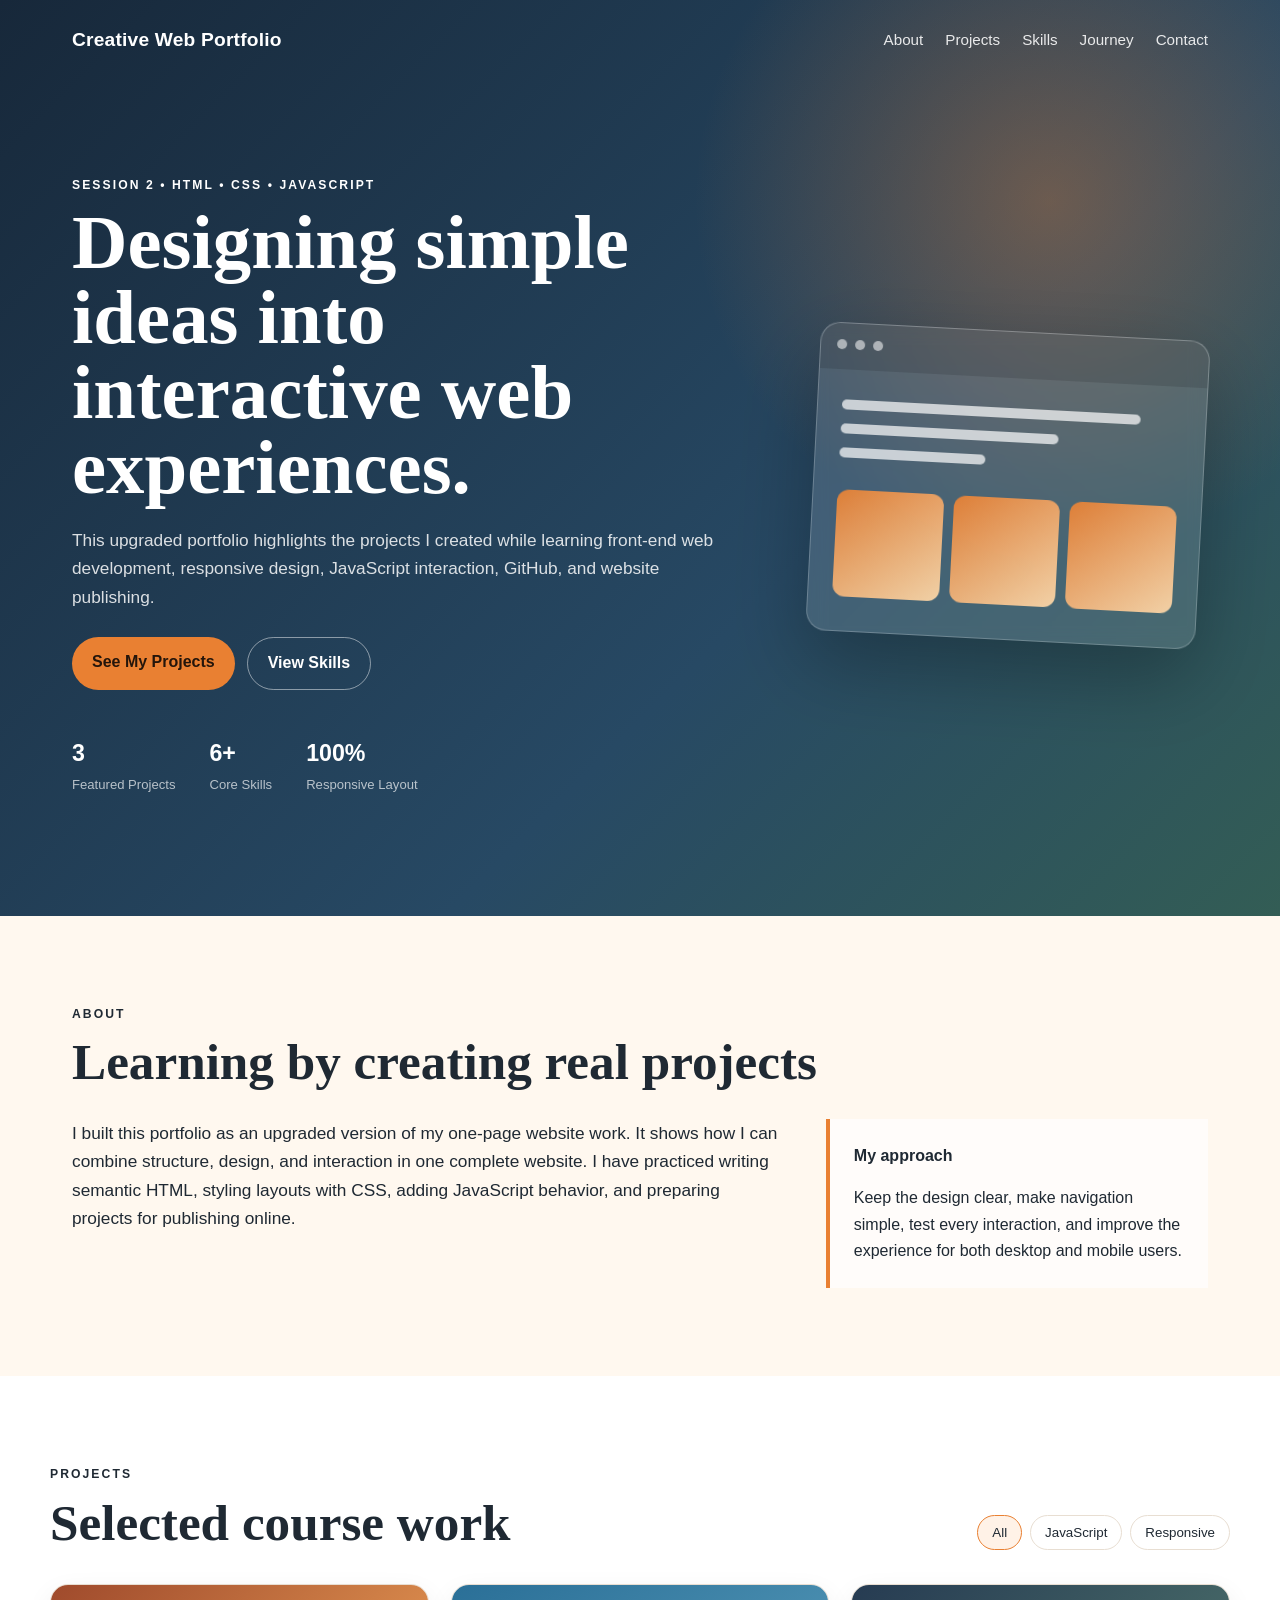
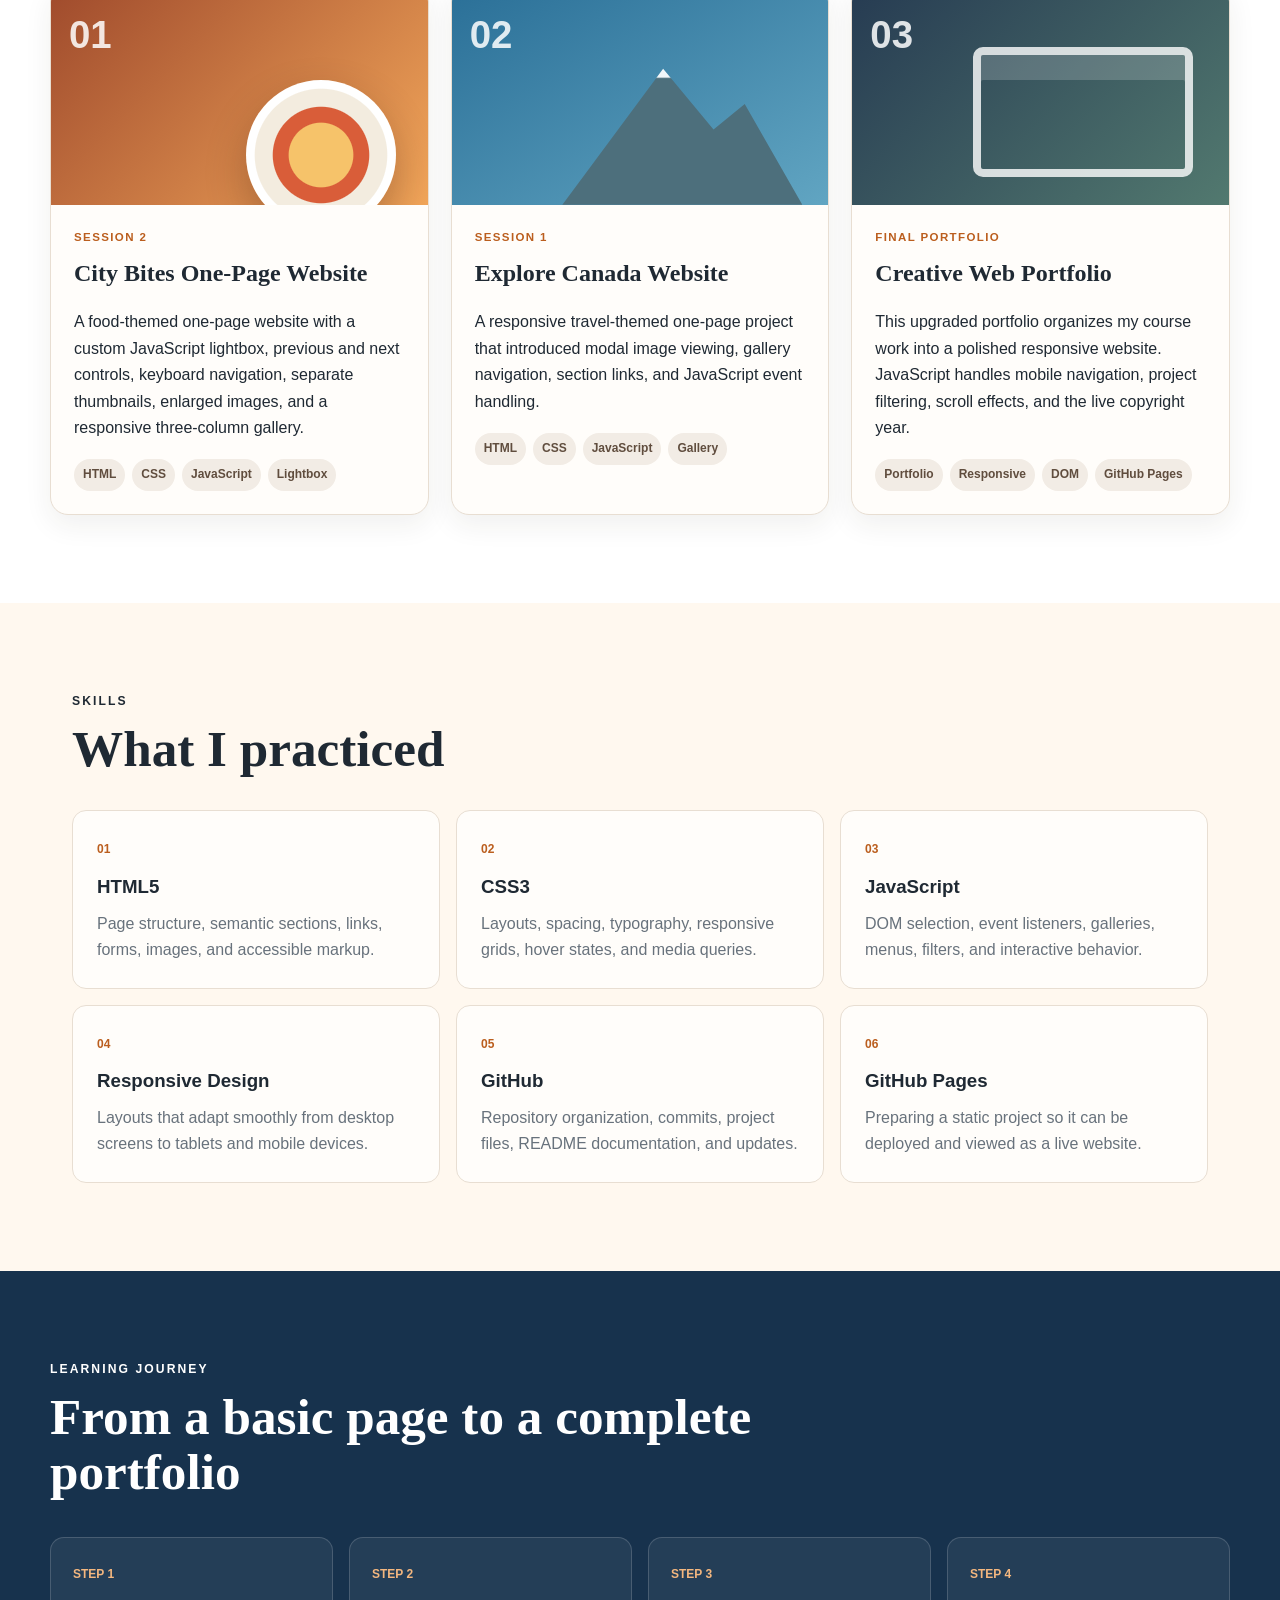
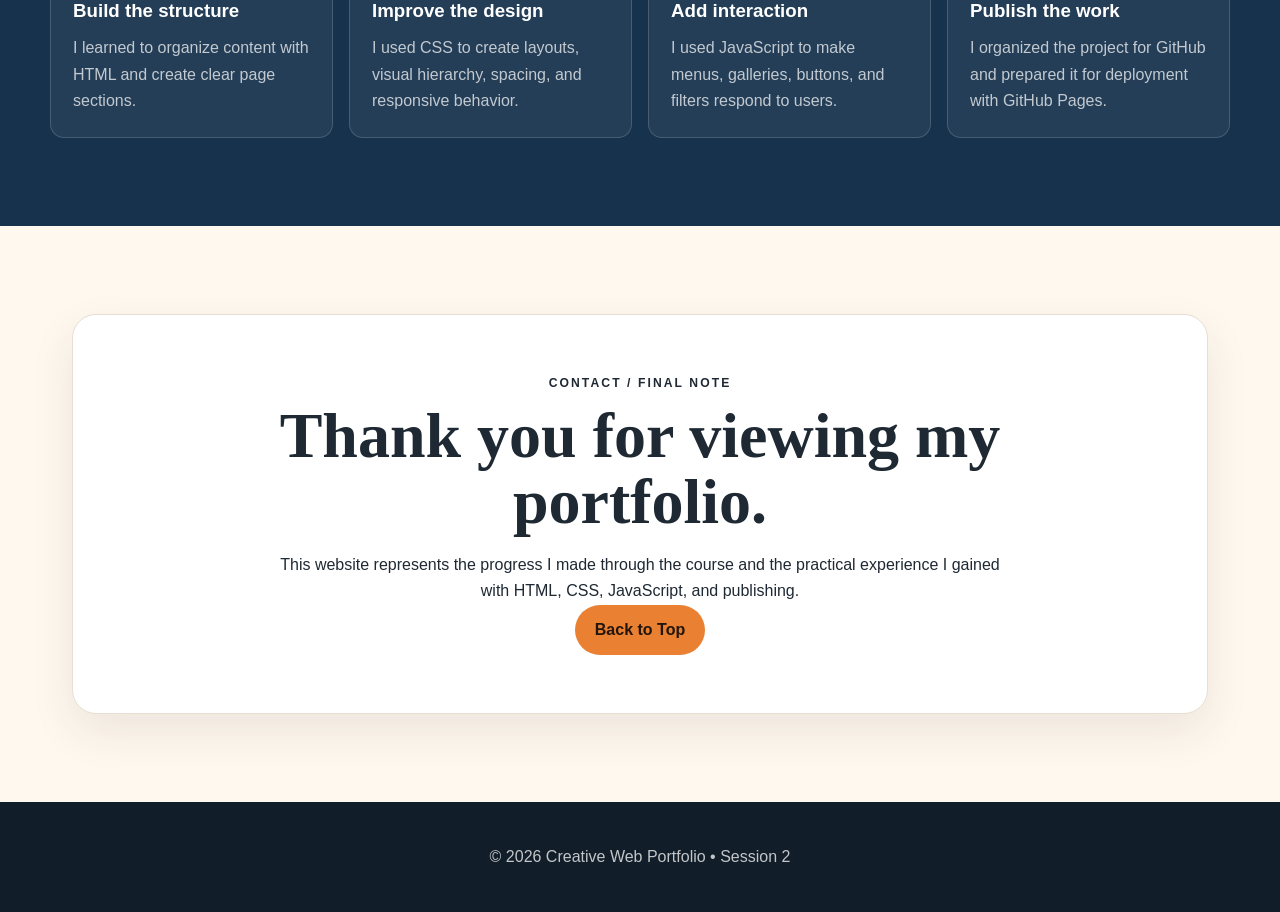
<file: Portfolio Website/index.html>
<!DOCTYPE html>
<html lang="en">
<head>
  <meta charset="UTF-8">
  <meta name="viewport" content="width=device-width, initial-scale=1.0">
  <meta name="description" content="A responsive student portfolio showcasing HTML, CSS, and JavaScript projects from Session 2.">
  <title>Creative Web Portfolio | Session 2</title>
  <link rel="stylesheet" href="style.css">
</head>
<body>
  <header class="hero" id="home">
    <nav class="nav">
      <a class="brand" href="#home">Creative Web Portfolio</a>

      <button class="menu-btn" id="menuBtn" type="button"
              aria-label="Open navigation menu" aria-expanded="false">
        ☰
      </button>

      <div class="nav-links" id="navLinks">
        <a href="#about">About</a>
        <a href="#projects">Projects</a>
        <a href="#skills">Skills</a>
        <a href="#journey">Journey</a>
        <a href="#contact">Contact</a>
      </div>
    </nav>

    <div class="hero-inner">
      <div class="hero-copy">
        <p class="eyebrow">SESSION 2 • HTML • CSS • JAVASCRIPT</p>
        <h1>Designing simple ideas into interactive web experiences.</h1>
        <p class="hero-text">
          This upgraded portfolio highlights the projects I created while learning
          front-end web development, responsive design, JavaScript interaction,
          GitHub, and website publishing.
        </p>

        <div class="hero-actions">
          <a class="btn primary" href="#projects">See My Projects</a>
          <a class="btn secondary" href="#skills">View Skills</a>
        </div>

        <div class="hero-stats">
          <div><strong>3</strong><span>Featured Projects</span></div>
          <div><strong>6+</strong><span>Core Skills</span></div>
          <div><strong>100%</strong><span>Responsive Layout</span></div>
        </div>
      </div>

      <div class="hero-art" aria-hidden="true">
        <div class="browser-card">
          <div class="browser-top">
            <span></span><span></span><span></span>
          </div>
          <div class="browser-screen">
            <div class="code-line long"></div>
            <div class="code-line medium"></div>
            <div class="code-line short"></div>
            <div class="mini-grid">
              <div></div><div></div><div></div>
            </div>
          </div>
        </div>
      </div>
    </div>
  </header>

  <main>
    <section class="section about" id="about">
      <div class="section-heading">
        <p class="eyebrow">ABOUT</p>
        <h2>Learning by creating real projects</h2>
      </div>

      <div class="about-grid">
        <p>
          I built this portfolio as an upgraded version of my one-page website work.
          It shows how I can combine structure, design, and interaction in one
          complete website. I have practiced writing semantic HTML, styling layouts
          with CSS, adding JavaScript behavior, and preparing projects for publishing online.
        </p>

        <div class="about-note">
          <strong>My approach</strong>
          <p>
            Keep the design clear, make navigation simple, test every interaction,
            and improve the experience for both desktop and mobile users.
          </p>
        </div>
      </div>
    </section>

    <section class="section projects-section" id="projects">
      <div class="section-heading row-heading">
        <div>
          <p class="eyebrow">PROJECTS</p>
          <h2>Selected course work</h2>
        </div>

        <div class="filters" aria-label="Project filters">
          <button class="filter active" type="button" data-filter="all">All</button>
          <button class="filter" type="button" data-filter="javascript">JavaScript</button>
          <button class="filter" type="button" data-filter="responsive">Responsive</button>
        </div>
      </div>

      <div class="project-grid" id="projectGrid">
        <article class="project-card" data-category="javascript responsive">
          <div class="project-visual food">
            <span class="project-number">01</span>
            <div class="plate"></div>
          </div>
          <div class="project-body">
            <p class="project-type">SESSION 2</p>
            <h3>City Bites One-Page Website</h3>
            <p>
              A food-themed one-page website with a custom JavaScript lightbox,
              previous and next controls, keyboard navigation, separate thumbnails,
              enlarged images, and a responsive three-column gallery.
            </p>
            <div class="tags">
              <span>HTML</span><span>CSS</span><span>JavaScript</span><span>Lightbox</span>
            </div>
          </div>
        </article>

        <article class="project-card" data-category="javascript responsive">
          <div class="project-visual travel">
            <span class="project-number">02</span>
            <div class="mountain"></div>
          </div>
          <div class="project-body">
            <p class="project-type">SESSION 1</p>
            <h3>Explore Canada Website</h3>
            <p>
              A responsive travel-themed one-page project that introduced modal
              image viewing, gallery navigation, section links, and JavaScript
              event handling.
            </p>
            <div class="tags">
              <span>HTML</span><span>CSS</span><span>JavaScript</span><span>Gallery</span>
            </div>
          </div>
        </article>

        <article class="project-card" data-category="javascript responsive">
          <div class="project-visual portfolio-preview">
            <span class="project-number">03</span>
            <div class="window-shape"></div>
          </div>
          <div class="project-body">
            <p class="project-type">FINAL PORTFOLIO</p>
            <h3>Creative Web Portfolio</h3>
            <p>
              This upgraded portfolio organizes my course work into a polished
              responsive website. JavaScript handles mobile navigation, project
              filtering, scroll effects, and the live copyright year.
            </p>
            <div class="tags">
              <span>Portfolio</span><span>Responsive</span><span>DOM</span><span>GitHub Pages</span>
            </div>
          </div>
        </article>
      </div>
    </section>

    <section class="section skills-section" id="skills">
      <div class="section-heading">
        <p class="eyebrow">SKILLS</p>
        <h2>What I practiced</h2>
      </div>

      <div class="skills-grid">
        <div class="skill-card">
          <span>01</span>
          <h3>HTML5</h3>
          <p>Page structure, semantic sections, links, forms, images, and accessible markup.</p>
        </div>
        <div class="skill-card">
          <span>02</span>
          <h3>CSS3</h3>
          <p>Layouts, spacing, typography, responsive grids, hover states, and media queries.</p>
        </div>
        <div class="skill-card">
          <span>03</span>
          <h3>JavaScript</h3>
          <p>DOM selection, event listeners, galleries, menus, filters, and interactive behavior.</p>
        </div>
        <div class="skill-card">
          <span>04</span>
          <h3>Responsive Design</h3>
          <p>Layouts that adapt smoothly from desktop screens to tablets and mobile devices.</p>
        </div>
        <div class="skill-card">
          <span>05</span>
          <h3>GitHub</h3>
          <p>Repository organization, commits, project files, README documentation, and updates.</p>
        </div>
        <div class="skill-card">
          <span>06</span>
          <h3>GitHub Pages</h3>
          <p>Preparing a static project so it can be deployed and viewed as a live website.</p>
        </div>
      </div>
    </section>

    <section class="section journey-section" id="journey">
      <div class="section-heading">
        <p class="eyebrow">LEARNING JOURNEY</p>
        <h2>From a basic page to a complete portfolio</h2>
      </div>

      <div class="timeline">
        <div class="timeline-item">
          <span>Step 1</span>
          <h3>Build the structure</h3>
          <p>I learned to organize content with HTML and create clear page sections.</p>
        </div>
        <div class="timeline-item">
          <span>Step 2</span>
          <h3>Improve the design</h3>
          <p>I used CSS to create layouts, visual hierarchy, spacing, and responsive behavior.</p>
        </div>
        <div class="timeline-item">
          <span>Step 3</span>
          <h3>Add interaction</h3>
          <p>I used JavaScript to make menus, galleries, buttons, and filters respond to users.</p>
        </div>
        <div class="timeline-item">
          <span>Step 4</span>
          <h3>Publish the work</h3>
          <p>I organized the project for GitHub and prepared it for deployment with GitHub Pages.</p>
        </div>
      </div>
    </section>

    <section class="section contact-section" id="contact">
      <div class="contact-card">
        <p class="eyebrow">CONTACT / FINAL NOTE</p>
        <h2>Thank you for viewing my portfolio.</h2>
        <p>
          This website represents the progress I made through the course and the
          practical experience I gained with HTML, CSS, JavaScript, and publishing.
        </p>
        <a class="btn primary" href="#home">Back to Top</a>
      </div>
    </section>
  </main>

  <footer>
    <p>© <span id="year"></span> Creative Web Portfolio • Session 2</p>
  </footer>

  <script src="script.js"></script>
</body>
</html>
</file>
<file: Portfolio Website/style.css>
* {
  box-sizing: border-box;
}

html {
  scroll-behavior: smooth;
}

:root {
  --ink: #1f2933;
  --muted: #68727c;
  --cream: #fff8ef;
  --paper: #ffffff;
  --orange: #e98032;
  --orange-dark: #bb5e1e;
  --green: #5e8b62;
  --navy: #17324d;
  --line: #e8ded2;
}

body {
  margin: 0;
  font-family: Arial, Helvetica, sans-serif;
  color: var(--ink);
  background: var(--cream);
  line-height: 1.65;
}

a {
  color: inherit;
}

.hero {
  min-height: 92vh;
  color: white;
  background:
    radial-gradient(circle at 82% 22%, rgba(233, 128, 50, .36), transparent 28%),
    linear-gradient(135deg, #17283a, #274964 62%, #335d55);
}

.nav {
  max-width: 1180px;
  margin: 0 auto;
  padding: 24px 22px;
  display: flex;
  align-items: center;
  justify-content: space-between;
}

.brand {
  font-size: 1.2rem;
  font-weight: 800;
  text-decoration: none;
  letter-spacing: .01em;
}

.nav-links {
  display: flex;
  gap: 22px;
}

.nav-links a {
  color: rgba(255,255,255,.88);
  text-decoration: none;
  font-size: .95rem;
}

.nav-links a:hover {
  color: white;
}

.menu-btn {
  display: none;
  border: 0;
  background: transparent;
  color: white;
  font-size: 1.7rem;
  cursor: pointer;
}

.hero-inner {
  max-width: 1180px;
  margin: 0 auto;
  padding: 95px 22px 120px;
  display: grid;
  grid-template-columns: 1.25fr .75fr;
  gap: 70px;
  align-items: center;
}

.eyebrow {
  margin: 0 0 10px;
  font-size: .76rem;
  font-weight: 800;
  letter-spacing: .17em;
  text-transform: uppercase;
}

.hero h1 {
  max-width: 760px;
  margin: 0 0 20px;
  font-family: Georgia, "Times New Roman", serif;
  font-size: clamp(3rem, 6vw, 5.8rem);
  line-height: .98;
  font-weight: 700;
}

.hero-text {
  max-width: 690px;
  color: rgba(255,255,255,.84);
  font-size: 1.08rem;
}

.hero-actions {
  display: flex;
  gap: 12px;
  flex-wrap: wrap;
  margin-top: 26px;
}

.btn {
  display: inline-block;
  padding: 12px 20px;
  border-radius: 999px;
  text-decoration: none;
  font-weight: 800;
  transition: transform .2s ease, background .2s ease;
}

.btn:hover {
  transform: translateY(-2px);
}

.btn.primary {
  background: var(--orange);
  color: #24150b;
}

.btn.primary:hover {
  background: #f29a57;
}

.btn.secondary {
  border: 1px solid rgba(255,255,255,.48);
  color: white;
}

.hero-stats {
  margin-top: 44px;
  display: flex;
  gap: 34px;
  flex-wrap: wrap;
}

.hero-stats div {
  display: grid;
  gap: 2px;
}

.hero-stats strong {
  font-size: 1.45rem;
}

.hero-stats span {
  color: rgba(255,255,255,.68);
  font-size: .82rem;
}

.hero-art {
  display: flex;
  justify-content: center;
}

.browser-card {
  width: min(390px, 100%);
  transform: rotate(3deg);
  border: 1px solid rgba(255,255,255,.22);
  border-radius: 20px;
  background: rgba(255,255,255,.12);
  box-shadow: 0 30px 80px rgba(0,0,0,.28);
  backdrop-filter: blur(10px);
  overflow: hidden;
}

.browser-top {
  height: 46px;
  padding: 16px;
  display: flex;
  gap: 8px;
  background: rgba(0,0,0,.12);
}

.browser-top span {
  width: 10px;
  height: 10px;
  border-radius: 50%;
  background: rgba(255,255,255,.55);
}

.browser-screen {
  padding: 30px 24px 34px;
}

.code-line {
  height: 10px;
  margin-bottom: 14px;
  border-radius: 999px;
  background: rgba(255,255,255,.7);
}

.code-line.long { width: 88%; }
.code-line.medium { width: 64%; }
.code-line.short { width: 43%; }

.mini-grid {
  margin-top: 32px;
  display: grid;
  grid-template-columns: repeat(3, 1fr);
  gap: 10px;
}

.mini-grid div {
  aspect-ratio: 1;
  border-radius: 12px;
  background: linear-gradient(145deg, rgba(233,128,50,.92), rgba(255,217,170,.92));
}

.section {
  max-width: 1180px;
  margin: 0 auto;
  padding: 88px 22px;
}

.section-heading h2 {
  margin: 0;
  max-width: 760px;
  font-family: Georgia, "Times New Roman", serif;
  font-size: clamp(2.2rem, 4vw, 3.6rem);
  line-height: 1.08;
}

.about-grid {
  margin-top: 30px;
  display: grid;
  grid-template-columns: 1.3fr .7fr;
  gap: 44px;
}

.about-grid > p {
  margin: 0;
  font-size: 1.08rem;
}

.about-note {
  padding: 24px;
  border-left: 4px solid var(--orange);
  background: rgba(255,255,255,.68);
}

.about-note p {
  margin-bottom: 0;
}

.projects-section {
  max-width: none;
  background: #fff;
}

.projects-section > * {
  max-width: 1180px;
  margin-left: auto;
  margin-right: auto;
}

.row-heading {
  display: flex;
  align-items: end;
  justify-content: space-between;
  gap: 30px;
}

.filters {
  display: flex;
  gap: 8px;
  flex-wrap: wrap;
}

.filter {
  padding: 9px 14px;
  border: 1px solid var(--line);
  border-radius: 999px;
  background: #fff;
  color: var(--ink);
  cursor: pointer;
}

.filter.active,
.filter:hover {
  border-color: var(--orange);
  background: #fff2e7;
}

.project-grid {
  margin-top: 34px;
  display: grid;
  grid-template-columns: repeat(3, 1fr);
  gap: 22px;
}

.project-card {
  overflow: hidden;
  border: 1px solid var(--line);
  border-radius: 18px;
  background: #fffdfa;
  box-shadow: 0 10px 28px rgba(48,38,30,.07);
  transition: transform .2s ease, box-shadow .2s ease;
}

.project-card:hover {
  transform: translateY(-5px);
  box-shadow: 0 18px 38px rgba(48,38,30,.12);
}

.project-card.hidden {
  display: none;
}

.project-visual {
  height: 220px;
  position: relative;
  overflow: hidden;
}

.project-number {
  position: absolute;
  top: 18px;
  left: 18px;
  z-index: 2;
  color: rgba(255,255,255,.85);
  font-size: 2.4rem;
  font-weight: 900;
}

.project-visual.food {
  background: linear-gradient(135deg, #9f4a2c, #f2a65a);
}

.plate {
  position: absolute;
  width: 150px;
  height: 150px;
  right: 32px;
  bottom: -25px;
  border-radius: 50%;
  background:
    radial-gradient(circle, #f6c36a 0 30%, #d95d39 31% 45%, #f3ecdf 46% 62%, #ffffff 63%);
  box-shadow: 0 18px 40px rgba(62,25,12,.3);
}

.project-visual.travel {
  background: linear-gradient(150deg, #2a6f97, #61a5c2);
}

.mountain {
  position: absolute;
  right: 26px;
  bottom: 0;
  width: 240px;
  height: 160px;
  clip-path: polygon(0 100%, 42% 15%, 63% 53%, 76% 37%, 100% 100%);
  background: linear-gradient(#f2f7fa 0 20%, #4d6f7c 21% 100%);
}

.project-visual.portfolio-preview {
  background: linear-gradient(135deg, #263b52, #52796f);
}

.window-shape {
  position: absolute;
  right: 36px;
  bottom: 28px;
  width: 220px;
  height: 130px;
  border: 8px solid rgba(255,255,255,.8);
  border-radius: 10px;
  box-shadow: inset 0 25px 0 rgba(255,255,255,.18);
}

.project-body {
  padding: 23px;
}

.project-type {
  margin: 0 0 7px;
  color: var(--orange-dark);
  font-size: .72rem;
  font-weight: 900;
  letter-spacing: .12em;
}

.project-body h3 {
  margin: 0 0 12px;
  font-family: Georgia, "Times New Roman", serif;
  font-size: 1.5rem;
}

.tags {
  display: flex;
  gap: 7px;
  flex-wrap: wrap;
  margin-top: 18px;
}

.tags span {
  padding: 6px 9px;
  border-radius: 999px;
  background: #f2ece5;
  color: #604d3e;
  font-size: .75rem;
  font-weight: 700;
}

.skills-grid {
  margin-top: 34px;
  display: grid;
  grid-template-columns: repeat(3, 1fr);
  gap: 16px;
}

.skill-card {
  padding: 24px;
  border: 1px solid var(--line);
  border-radius: 14px;
  background: rgba(255,255,255,.72);
}

.skill-card > span {
  color: var(--orange-dark);
  font-size: .75rem;
  font-weight: 900;
}

.skill-card h3 {
  margin: 10px 0 8px;
}

.skill-card p {
  margin: 0;
  color: var(--muted);
}

.journey-section {
  max-width: none;
  color: white;
  background: var(--navy);
}

.journey-section > * {
  max-width: 1180px;
  margin-left: auto;
  margin-right: auto;
}

.timeline {
  margin-top: 38px;
  display: grid;
  grid-template-columns: repeat(4, 1fr);
  gap: 16px;
}

.timeline-item {
  padding: 22px;
  border: 1px solid rgba(255,255,255,.16);
  border-radius: 14px;
  background: rgba(255,255,255,.06);
}

.timeline-item span {
  color: #f4b77f;
  font-size: .75rem;
  font-weight: 900;
  text-transform: uppercase;
}

.timeline-item h3 {
  margin: 9px 0;
}

.timeline-item p {
  margin: 0;
  color: rgba(255,255,255,.72);
}

.contact-section {
  text-align: center;
}

.contact-card {
  padding: 58px 28px;
  border: 1px solid var(--line);
  border-radius: 24px;
  background: white;
  box-shadow: 0 18px 45px rgba(54,43,34,.09);
}

.contact-card h2 {
  max-width: 780px;
  margin: 0 auto 16px;
  font-family: Georgia, "Times New Roman", serif;
  font-size: clamp(2.3rem, 5vw, 4rem);
  line-height: 1.04;
}

.contact-card p:not(.eyebrow) {
  max-width: 720px;
  margin: 0 auto;
}

footer {
  padding: 26px 20px;
  background: #111d28;
  color: rgba(255,255,255,.75);
  text-align: center;
}

.reveal {
  opacity: 0;
  transform: translateY(18px);
  transition: opacity .55s ease, transform .55s ease;
}

.reveal.visible {
  opacity: 1;
  transform: translateY(0);
}

@media (max-width: 900px) {
  .hero-inner,
  .about-grid {
    grid-template-columns: 1fr;
  }

  .hero-art {
    justify-content: flex-start;
  }

  .project-grid,
  .skills-grid {
    grid-template-columns: repeat(2, 1fr);
  }

  .timeline {
    grid-template-columns: repeat(2, 1fr);
  }
}

@media (max-width: 680px) {
  .menu-btn {
    display: block;
  }

  .nav {
    position: relative;
  }

  .nav-links {
    display: none;
    position: absolute;
    top: 68px;
    right: 22px;
    width: 220px;
    z-index: 20;
    padding: 16px;
    border-radius: 12px;
    background: #17324d;
    box-shadow: 0 18px 36px rgba(0,0,0,.25);
    flex-direction: column;
  }

  .nav-links.open {
    display: flex;
  }

  .hero-inner {
    padding-top: 65px;
  }

  .hero-art {
    display: none;
  }

  .row-heading {
    align-items: flex-start;
    flex-direction: column;
  }

  .project-grid,
  .skills-grid,
  .timeline {
    grid-template-columns: 1fr;
  }

  .hero-stats {
    gap: 22px;
  }
}
</file>
